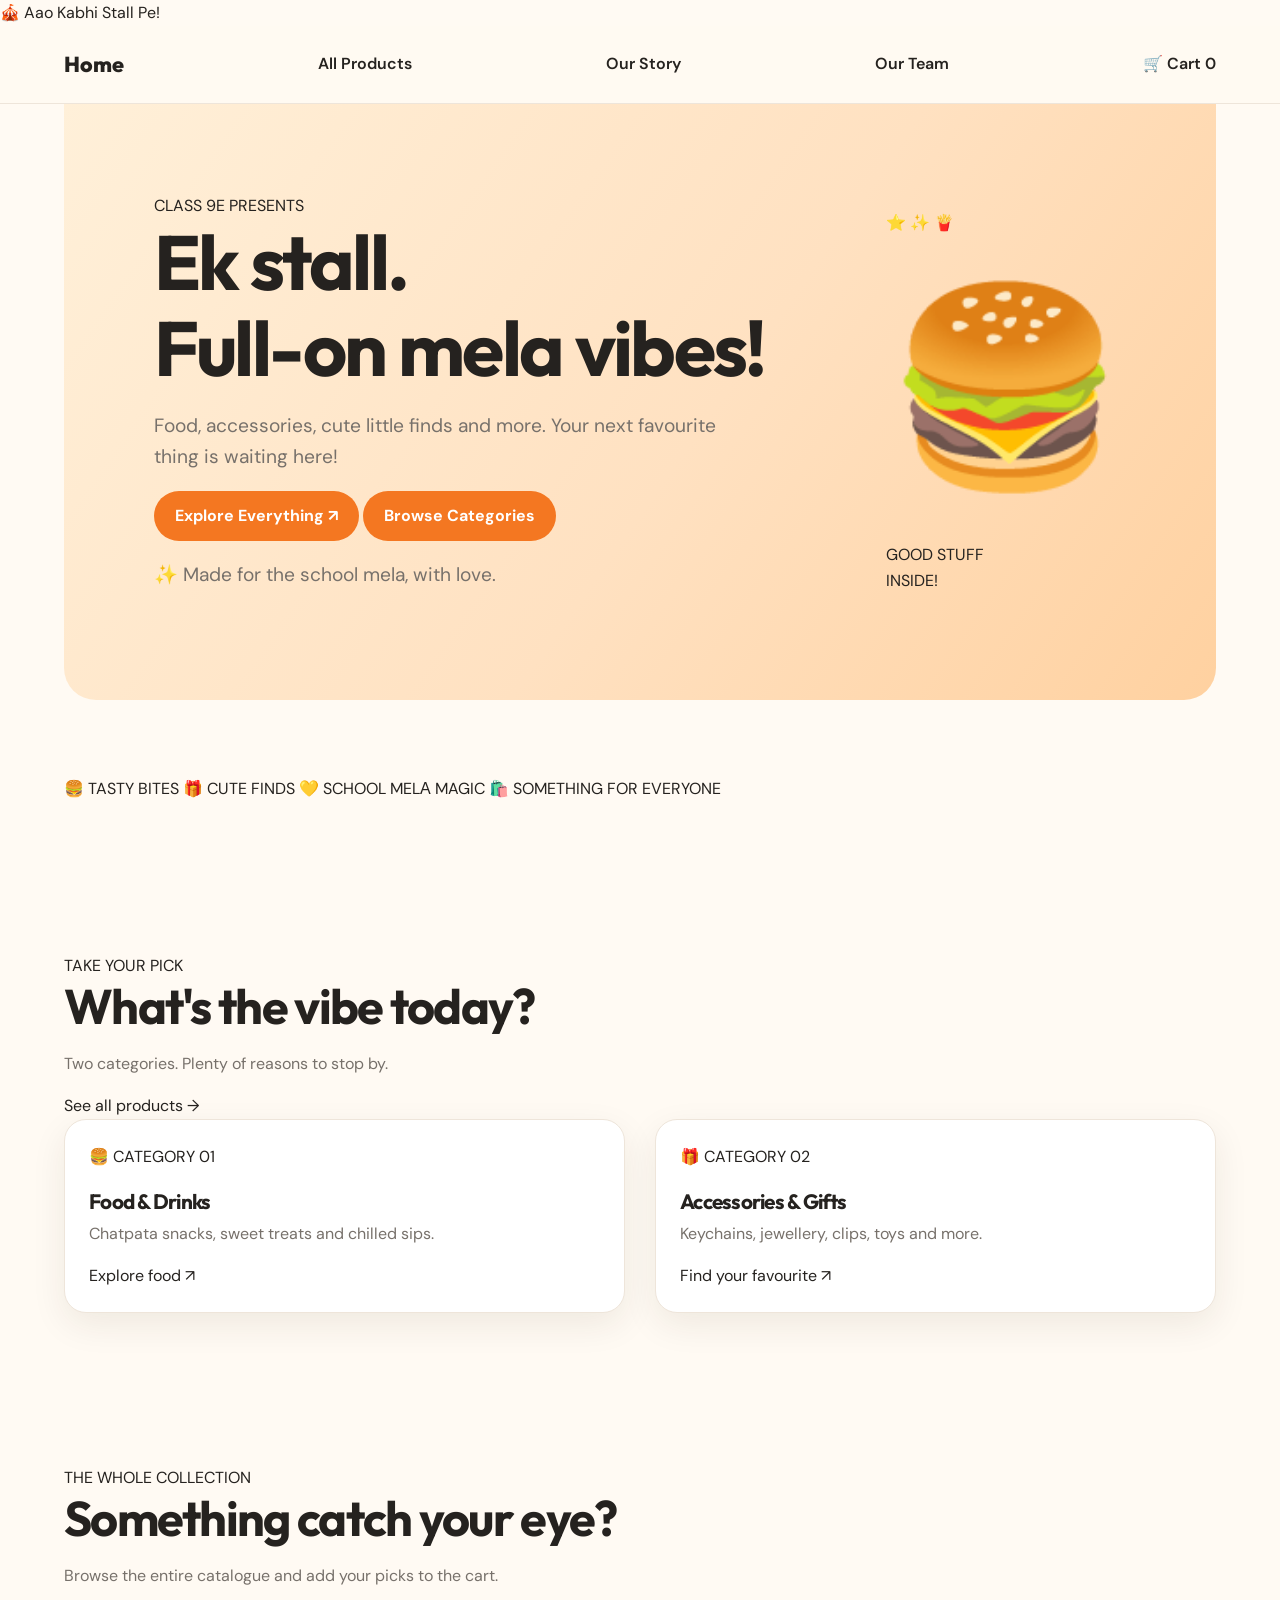
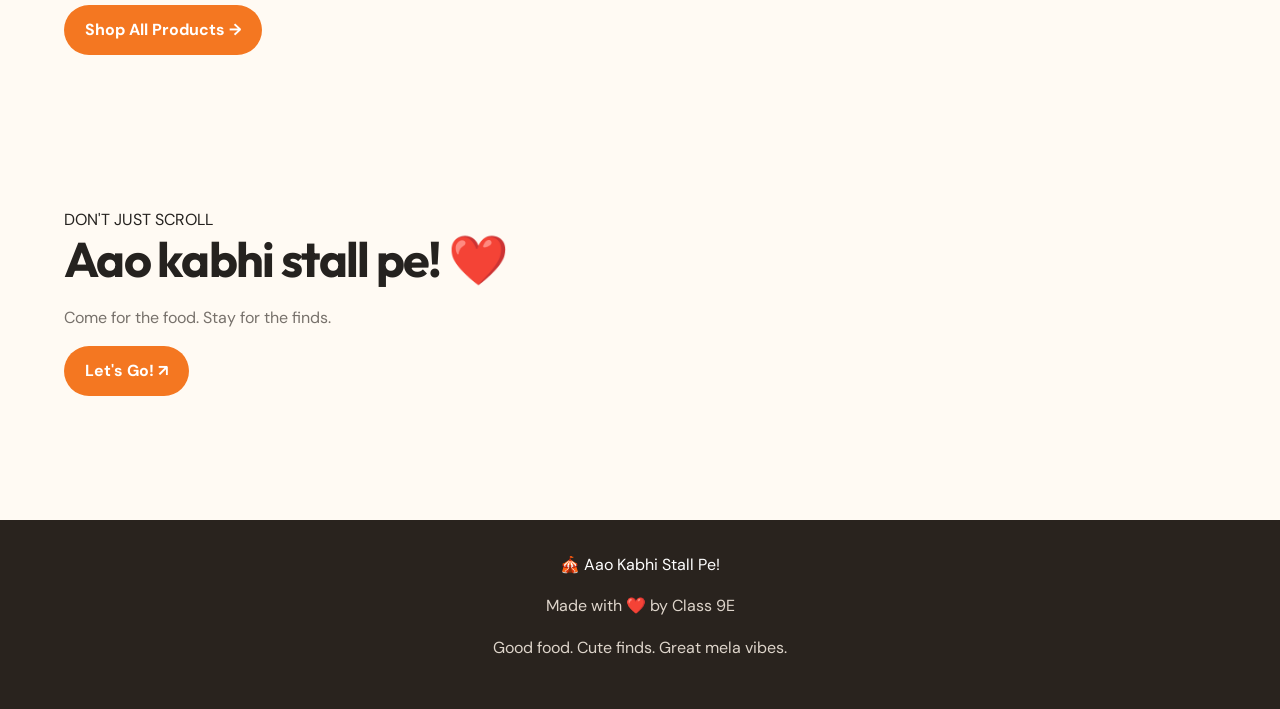
<file: index.html>
<!DOCTYPE html>
<html lang="en">
<head>
  <meta charset="UTF-8">
  <meta name="viewport" content="width=device-width, initial-scale=1.0">
  <title>Aao Kabhi Stall Pe! | School Mela</title>
  <link rel="stylesheet" href="style.css">
  <script src="script.js" defer></script>
</head>
<body>
  <header class="site-header">
    <a class="brand" href="index.html">🎪 Aao Kabhi Stall Pe!</a>
    <nav>
      <a class="active" href="index.html">Home</a>
      <a href="menu.html">All Products</a>
      <a href="story.html">Our Story</a>
      <a href="team.html">Our Team</a>
      <a class="cart-link" href="cart.html">🛒 Cart <span class="cart-count">0</span></a>
    </nav>
  </header>

  <main>
    <section class="hero">
      <div class="hero-copy">
        <span class="eyebrow">CLASS 9E PRESENTS</span>
        <h1>Ek stall.<br><span>Full-on mela vibes!</span></h1>
        <p>Food, accessories, cute little finds and more. Your next favourite thing is waiting here!</p>
        <div class="hero-buttons">
          <a class="button" href="menu.html">Explore Everything ↗</a>
          <a class="button button-light" href="#categories">Browse Categories</a>
        </div>
        <p class="hero-note">✨ Made for the school mela, with love.</p>
      </div>
      <div class="hero-art" aria-label="Animated burger">
        <div class="sunburst"></div>
        <span class="floating floating-one">⭐</span>
        <span class="floating floating-two">✨</span>
        <span class="floating floating-three">🍟</span>
        <div class="burger">🍔</div>
        <div class="hero-sticker">GOOD STUFF<br>INSIDE!</div>
      </div>
    </section>

    <section class="welcome-strip">
      <span>🍔 TASTY BITES</span>
      <span>🎁 CUTE FINDS</span>
      <span>💛 SCHOOL MELА MAGIC</span>
      <span>🛍️ SOMETHING FOR EVERYONE</span>
    </section>

    <section class="section" id="categories">
      <div class="section-heading">
        <div>
          <span class="eyebrow">TAKE YOUR PICK</span>
          <h2>What's the vibe today?</h2>
          <p>Two categories. Plenty of reasons to stop by.</p>
        </div>
        <a class="text-link" href="menu.html">See all products →</a>
      </div>

      <div class="category-grid">
        <a class="category-card food-category" href="menu.html?category=Food%20%26%20Drinks">
          <span class="category-emoji">🍔</span>
          <span class="category-label">CATEGORY 01</span>
          <h3>Food & Drinks</h3>
          <p>Chatpata snacks, sweet treats and chilled sips.</p>
          <span class="category-cta">Explore food ↗</span>
        </a>

        <a class="category-card gifts-category" href="menu.html?category=Accessories%20%26%20Gifts">
          <span class="category-emoji">🎁</span>
          <span class="category-label">CATEGORY 02</span>
          <h3>Accessories & Gifts</h3>
          <p>Keychains, jewellery, clips, toys and more.</p>
          <span class="category-cta">Find your favourite ↗</span>
        </a>
      </div>
    </section>

    <section class="section popular-section">
      <div class="section-heading">
        <div>
          <span class="eyebrow">THE WHOLE COLLECTION</span>
          <h2>Something catch your eye?</h2>
          <p>Browse the entire catalogue and add your picks to the cart.</p>
        </div>
      </div>
      <div class="center-action">
        <a class="button" href="menu.html">Shop All Products →</a>
      </div>
    </section>

    <section class="closing-banner">
      <div>
        <span class="eyebrow">DON'T JUST SCROLL</span>
        <h2>Aao kabhi stall pe! ❤️</h2>
        <p>Come for the food. Stay for the finds.</p>
      </div>
      <a class="button button-dark" href="menu.html">Let's Go! ↗</a>
    </section>
  </main>

  <footer class="site-footer">
    <a class="brand footer-brand" href="index.html">🎪 Aao Kabhi Stall Pe!</a>
    <p>Made with ❤️ by Class 9E</p>
    <p class="footer-small">Good food. Cute finds. Great mela vibes.</p>
  </footer>
</body>
</html>
</file>
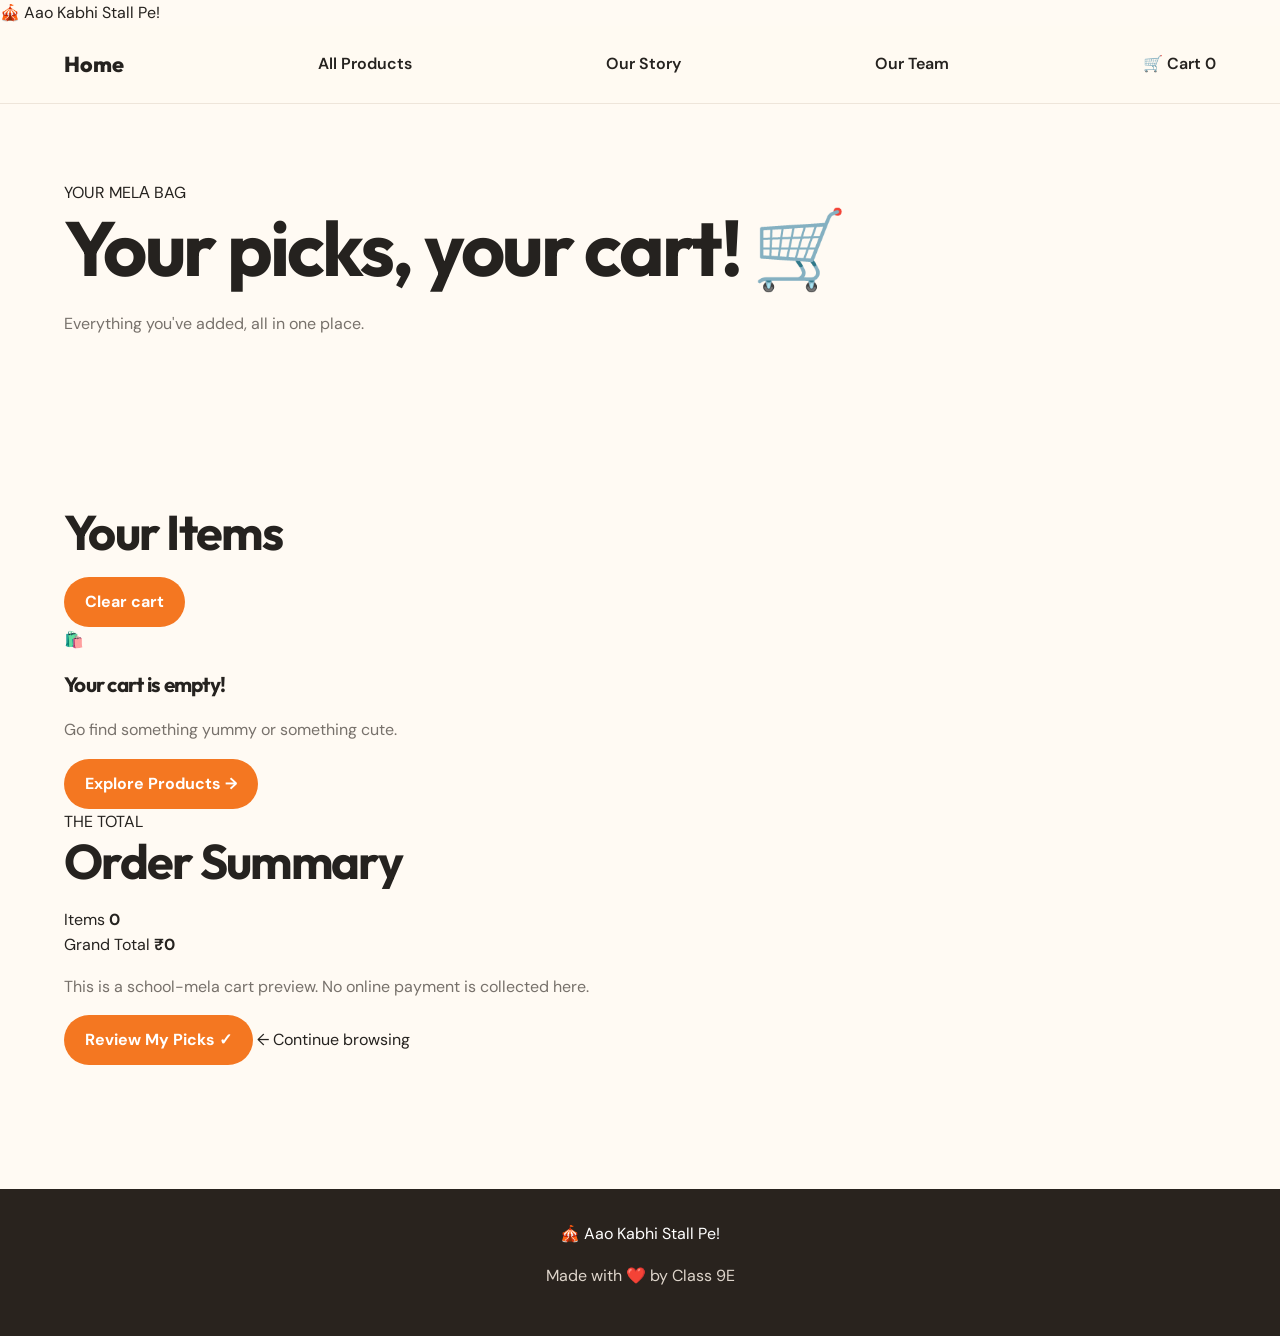
<file: cart.html>
<!DOCTYPE html>
<html lang="en">
<head>
  <meta charset="UTF-8">
  <meta name="viewport" content="width=device-width, initial-scale=1.0">
  <title>Your Cart | Aao Kabhi Stall Pe!</title>
  <link rel="stylesheet" href="style.css">
  <script src="script.js" defer></script>
</head>
<body>
  <header class="site-header">
    <a class="brand" href="index.html">🎪 Aao Kabhi Stall Pe!</a>
    <nav>
      <a href="index.html">Home</a>
      <a href="menu.html">All Products</a>
      <a href="story.html">Our Story</a>
      <a href="team.html">Our Team</a>
      <a class="cart-link active" href="cart.html">🛒 Cart <span class="cart-count">0</span></a>
    </nav>
  </header>

  <main>
    <section class="page-hero">
      <span class="eyebrow">YOUR MELА BAG</span>
      <h1>Your picks, <span>your cart!</span> 🛒</h1>
      <p>Everything you've added, all in one place.</p>
    </section>

    <section class="section cart-section">
      <div class="cart-layout">
        <div>
          <div class="cart-heading">
            <h2>Your Items</h2>
            <button class="text-button" id="clear-cart" type="button">Clear cart</button>
          </div>
          <div id="cart-items" class="cart-items">
            <p>Loading your cart...</p>
          </div>
        </div>

        <aside class="cart-summary">
          <span class="eyebrow">THE TOTAL</span>
          <h2>Order Summary</h2>
          <div class="summary-line">
            <span>Items</span>
            <strong id="summary-quantity">0</strong>
          </div>
          <div class="summary-line total-line">
            <span>Grand Total</span>
            <strong id="cart-total">₹0</strong>
          </div>
          <p class="summary-note">This is a school-mela cart preview. No online payment is collected here.</p>
          <button class="button checkout-button" id="checkout-button" type="button">Review My Picks ✓</button>
          <a class="continue-link" href="menu.html">← Continue browsing</a>
        </aside>
      </div>
    </section>
  </main>

  <footer class="site-footer">
    <a class="brand footer-brand" href="index.html">🎪 Aao Kabhi Stall Pe!</a>
    <p>Made with ❤️ by Class 9E</p>
  </footer>
</body>
</html>
</file>
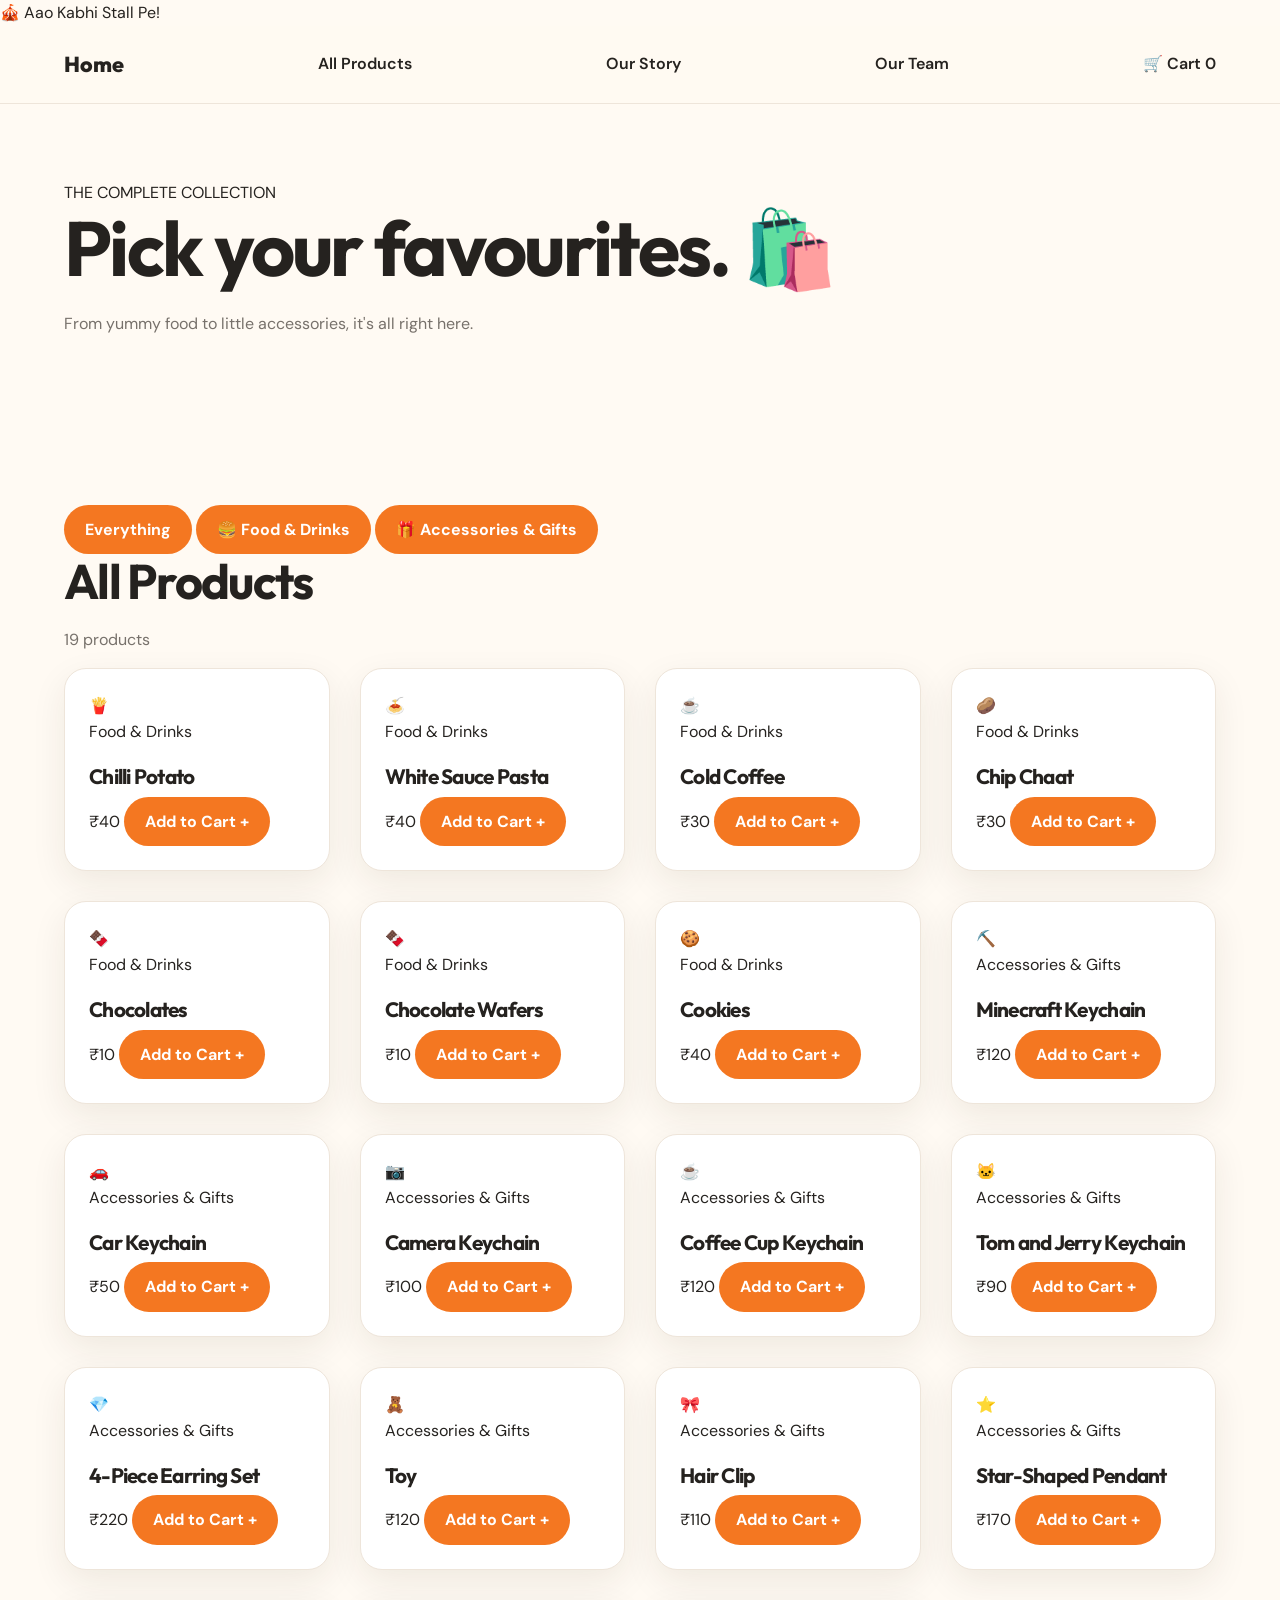
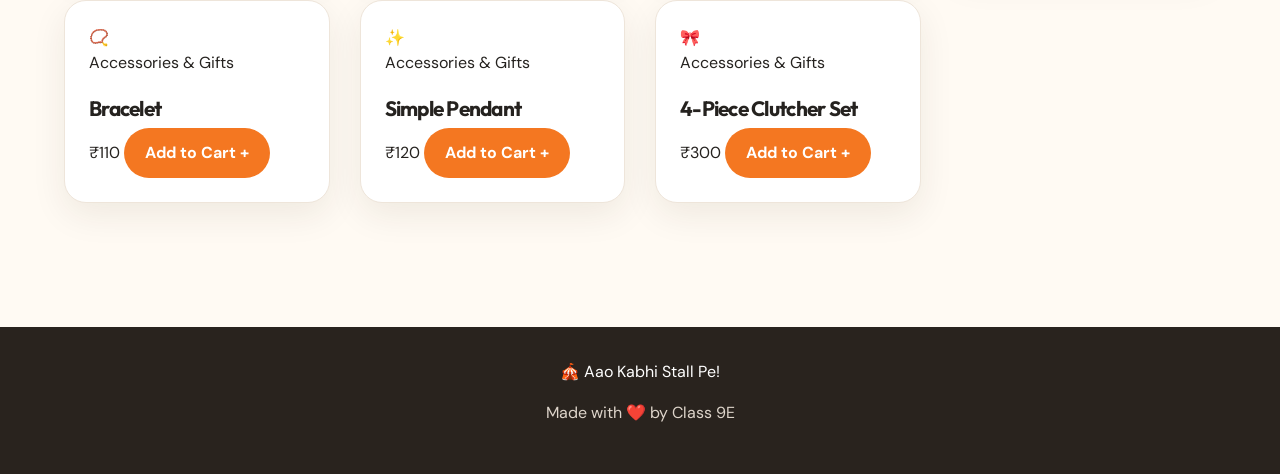
<file: menu.html>
<!DOCTYPE html>
<html lang="en">
<head>
  <meta charset="UTF-8">
  <meta name="viewport" content="width=device-width, initial-scale=1.0">
  <title>All Products | Aao Kabhi Stall Pe!</title>
  <link rel="stylesheet" href="style.css">
  <script src="script.js" defer></script>
</head>
<body>
  <header class="site-header">
    <a class="brand" href="index.html">🎪 Aao Kabhi Stall Pe!</a>
    <nav>
      <a href="index.html">Home</a>
      <a class="active" href="menu.html">All Products</a>
      <a href="story.html">Our Story</a>
      <a href="team.html">Our Team</a>
      <a class="cart-link" href="cart.html">🛒 Cart <span class="cart-count">0</span></a>
    </nav>
  </header>

  <main>
    <section class="page-hero">
      <span class="eyebrow">THE COMPLETE COLLECTION</span>
      <h1>Pick your favourites. <span>🛍️</span></h1>
      <p>From yummy food to little accessories, it's all right here.</p>
    </section>

    <section class="section catalogue">
      <div class="filter-row" id="category-filters">
        <button class="filter-button selected" data-category="All">Everything</button>
        <button class="filter-button" data-category="Food & Drinks">🍔 Food & Drinks</button>
        <button class="filter-button" data-category="Accessories & Gifts">🎁 Accessories & Gifts</button>
      </div>

      <div class="catalogue-info">
        <h2 id="catalogue-title">All Products</h2>
        <p id="product-count"></p>
      </div>

      <div class="product-grid" id="product-grid">
        <p>Loading products...</p>
      </div>
    </section>
  </main>

  <footer class="site-footer">
    <a class="brand footer-brand" href="index.html">🎪 Aao Kabhi Stall Pe!</a>
    <p>Made with ❤️ by Class 9E</p>
  </footer>
</body>
</html>
</file>
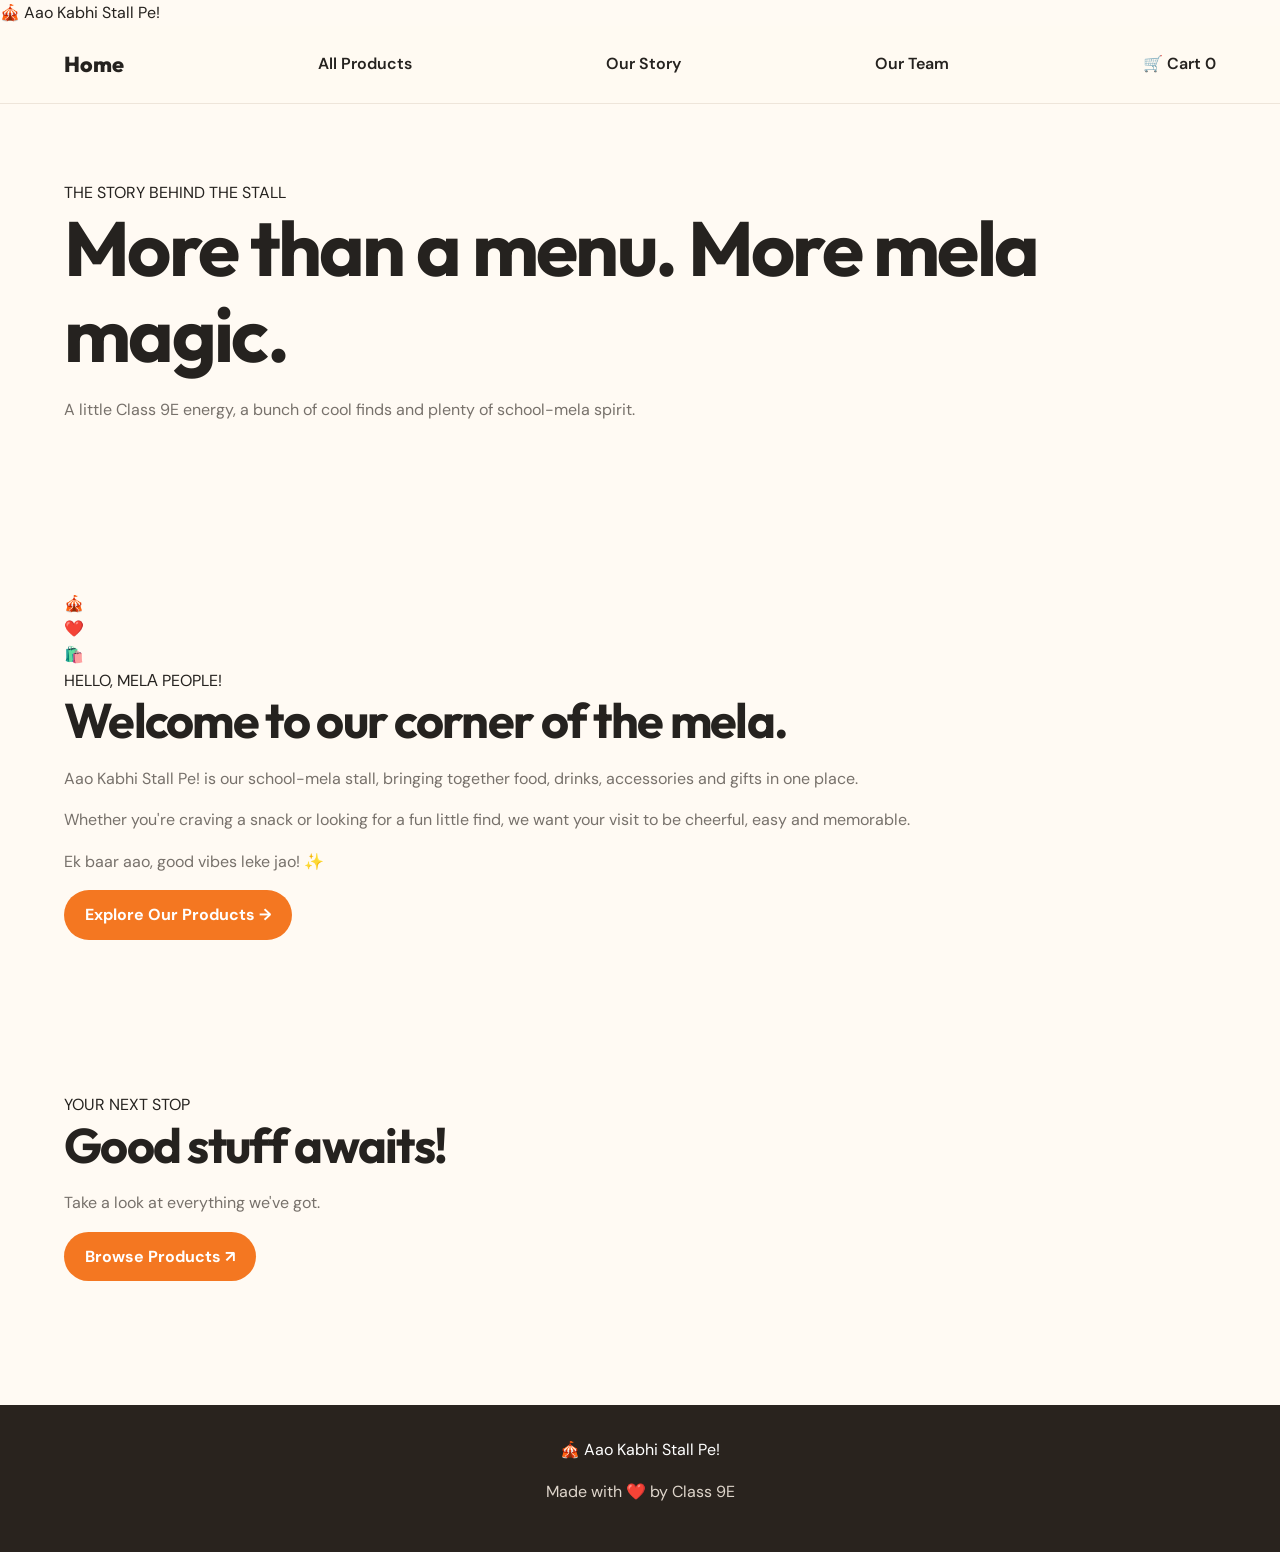
<file: story.html>
<!DOCTYPE html>
<html lang="en">
<head>
  <meta charset="UTF-8">
  <meta name="viewport" content="width=device-width, initial-scale=1.0">
  <title>Our Story | Aao Kabhi Stall Pe!</title>
  <link rel="stylesheet" href="style.css">
  <script src="script.js" defer></script>
</head>
<body>
  <header class="site-header">
    <a class="brand" href="index.html">🎪 Aao Kabhi Stall Pe!</a>
    <nav>
      <a href="index.html">Home</a>
      <a href="menu.html">All Products</a>
      <a class="active" href="story.html">Our Story</a>
      <a href="team.html">Our Team</a>
      <a class="cart-link" href="cart.html">🛒 Cart <span class="cart-count">0</span></a>
    </nav>
  </header>

  <main>
    <section class="page-hero">
      <span class="eyebrow">THE STORY BEHIND THE STALL</span>
      <h1>More than a menu. <span>More mela magic.</span></h1>
      <p>A little Class 9E energy, a bunch of cool finds and plenty of school-mela spirit.</p>
    </section>

    <section class="section story-layout">
      <div class="story-illustration">🎪<br>❤️<br>🛍️</div>
      <div class="story-copy">
        <span class="eyebrow">HELLO, MELА PEOPLE!</span>
        <h2>Welcome to our corner of the mela.</h2>
        <p>Aao Kabhi Stall Pe! is our school-mela stall, bringing together food, drinks, accessories and gifts in one place.</p>
        <p>Whether you're craving a snack or looking for a fun little find, we want your visit to be cheerful, easy and memorable.</p>
        <p class="story-highlight">Ek baar aao, good vibes leke jao! ✨</p>
        <a class="button" href="menu.html">Explore Our Products →</a>
      </div>
    </section>

    <section class="closing-banner">
      <div>
        <span class="eyebrow">YOUR NEXT STOP</span>
        <h2>Good stuff awaits!</h2>
        <p>Take a look at everything we've got.</p>
      </div>
      <a class="button button-dark" href="menu.html">Browse Products ↗</a>
    </section>
  </main>

  <footer class="site-footer">
    <a class="brand footer-brand" href="index.html">🎪 Aao Kabhi Stall Pe!</a>
    <p>Made with ❤️ by Class 9E</p>
  </footer>
</body>
</html>
</file>
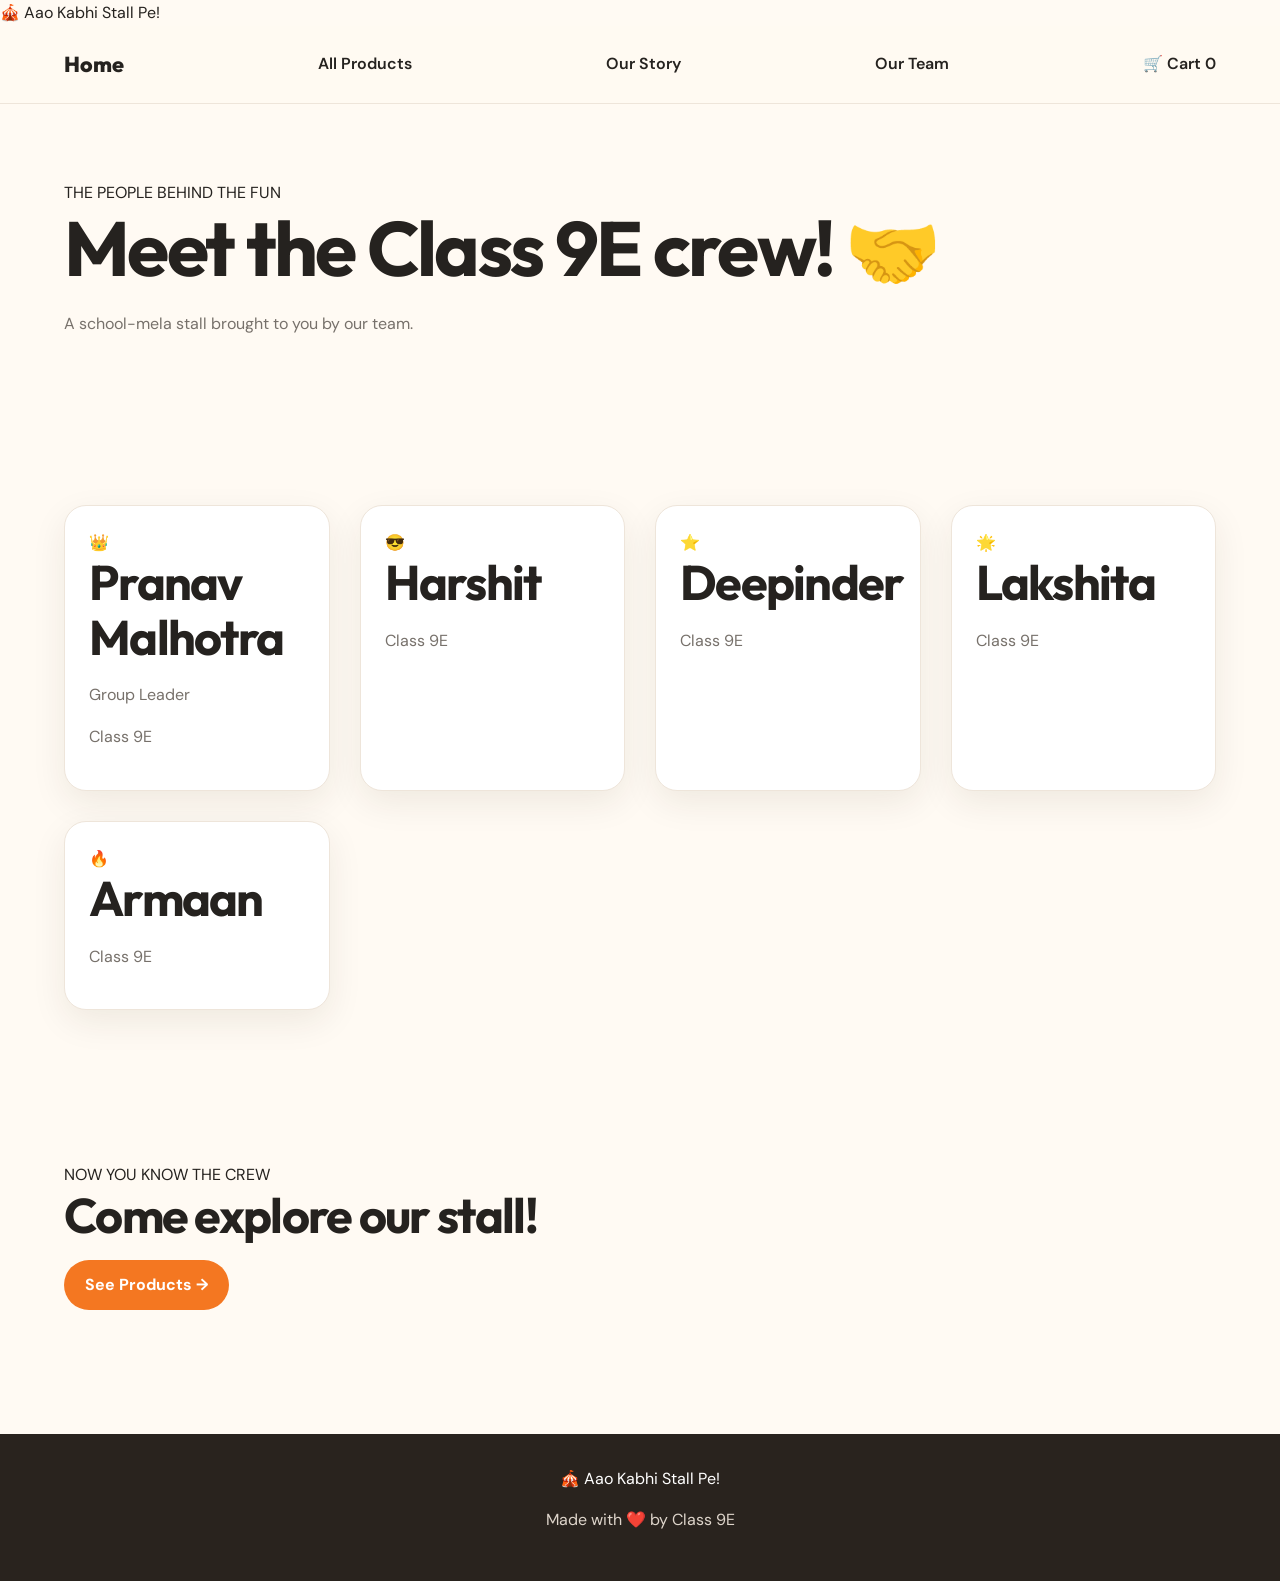
<file: team.html>
<!DOCTYPE html>
<html lang="en">
<head>
  <meta charset="UTF-8">
  <meta name="viewport" content="width=device-width, initial-scale=1.0">
  <title>Our Team | Aao Kabhi Stall Pe!</title>
  <link rel="stylesheet" href="style.css">
  <script src="script.js" defer></script>
</head>
<body>
  <header class="site-header">
    <a class="brand" href="index.html">🎪 Aao Kabhi Stall Pe!</a>
    <nav>
      <a href="index.html">Home</a>
      <a href="menu.html">All Products</a>
      <a href="story.html">Our Story</a>
      <a class="active" href="team.html">Our Team</a>
      <a class="cart-link" href="cart.html">🛒 Cart <span class="cart-count">0</span></a>
    </nav>
  </header>

  <main>
    <section class="page-hero">
      <span class="eyebrow">THE PEOPLE BEHIND THE FUN</span>
      <h1>Meet the <span>Class 9E crew!</span> 🤝</h1>
      <p>A school-mela stall brought to you by our team.</p>
    </section>

    <section class="section">
      <div class="team-grid">
        <article class="team-card">
          <div class="team-avatar">👑</div>
          <h2>Pranav Malhotra</h2>
          <p class="team-role">Group Leader</p>
          <p>Class 9E</p>
        </article>
        <article class="team-card">
          <div class="team-avatar">😎</div>
          <h2>Harshit</h2>
          <p>Class 9E</p>
        </article>
        <article class="team-card">
          <div class="team-avatar">⭐</div>
          <h2>Deepinder</h2>
          <p>Class 9E</p>
        </article>
        <article class="team-card">
          <div class="team-avatar">🌟</div>
          <h2>Lakshita</h2>
          <p>Class 9E</p>
        </article>
        <article class="team-card">
          <div class="team-avatar">🔥</div>
          <h2>Armaan</h2>
          <p>Class 9E</p>
        </article>
      </div>
    </section>

    <section class="closing-banner">
      <div>
        <span class="eyebrow">NOW YOU KNOW THE CREW</span>
        <h2>Come explore our stall!</h2>
      </div>
      <a class="button button-dark" href="menu.html">See Products →</a>
    </section>
  </main>

  <footer class="site-footer">
    <a class="brand footer-brand" href="index.html">🎪 Aao Kabhi Stall Pe!</a>
    <p>Made with ❤️ by Class 9E</p>
  </footer>
</body>
</html>
</file>
<file: style.css>
/* Aao Kabhi Stall Pe! — Professional responsive styling */
@import url('https://fonts.googleapis.com/css2?family=DM+Sans:wght@400;500;600;700;800&family=Outfit:wght@400;500;600;700;800&display=swap');

:root {
  --orange: #f47721;
  --orange-dark: #d95b0c;
  --cream: #fffaf3;
  --ink: #25221f;
  --muted: #77716b;
  --white: #ffffff;
  --border: #eee5da;
  --radius: 22px;
  --shadow: 0 12px 35px rgba(54, 36, 18, 0.08);
}

* {
  box-sizing: border-box;
}

html {
  scroll-behavior: smooth;
}

body {
  margin: 0;
  width: 100%;
  min-height: 100vh;
  background: var(--cream);
  color: var(--ink);
  font-family: 'DM Sans', sans-serif;
  font-size: 16px;
  line-height: 1.6;
}

img {
  max-width: 100%;
}

a {
  color: inherit;
  text-decoration: none;
}

button,
input,
select {
  font: inherit;
}

button {
  cursor: pointer;
}

/* Header and navigation */
header,
.navbar,
nav {
  max-width: 100%;
}

header {
  position: relative;
  z-index: 10;
}

nav,
.navbar {
  width: 100%;
  min-height: 78px;
  padding: 16px clamp(20px, 5vw, 76px);
  display: flex;
  align-items: center;
  justify-content: space-between;
  flex-wrap: wrap;
  gap: 18px;
  background: rgba(255, 250, 243, 0.96);
  border-bottom: 1px solid var(--border);
}

nav a,
.navbar a {
  font-weight: 600;
  transition: color 0.2s ease;
}

nav a:hover,
.navbar a:hover {
  color: var(--orange-dark);
}

nav a:first-child,
.navbar a:first-child {
  font-family: 'Outfit', sans-serif;
  font-size: 1.35rem;
  font-weight: 800;
}

/* General page layout */
main,
.container,
.page-container,
section {
  max-width: 100%;
}

main,
.container,
.page-container {
  width: min(1440px, 100%);
  margin-inline: auto;
  padding-inline: clamp(20px, 5vw, 76px);
}

section {
  padding-block: clamp(36px, 6vw, 76px);
}

h1,
h2,
h3 {
  font-family: 'Outfit', sans-serif;
  line-height: 1.12;
  letter-spacing: -0.035em;
}

h1 {
  font-size: clamp(2.6rem, 6vw, 5.5rem);
  margin: 0 0 20px;
}

h2 {
  font-size: clamp(2rem, 3.8vw, 3.2rem);
  margin: 0 0 18px;
}

h3 {
  font-size: 1.3rem;
}

p {
  color: var(--muted);
}

/* Large hero area, including animated burger */
.hero {
  width: 100%;
  min-height: 460px;
  padding: clamp(36px, 7vw, 90px);
  display: flex;
  align-items: center;
  justify-content: space-between;
  gap: 40px;
  overflow: hidden;
  position: relative;
  border-radius: 0 0 32px 32px;
  background: linear-gradient(125deg, #fff0d9, #ffe1c1 55%, #ffd1a0);
}

.hero > * {
  max-width: 100%;
}

.hero h1 {
  max-width: 760px;
}

.hero p {
  max-width: 590px;
  font-size: clamp(1rem, 1.5vw, 1.2rem);
}

.hero .burger,
.burger {
  font-size: clamp(6rem, 15vw, 12rem);
  animation: burgerFloat 3s ease-in-out infinite;
  flex-shrink: 0;
}

@keyframes burgerFloat {
  0%, 100% { transform: translateY(0) rotate(-5deg); }
  50% { transform: translateY(-15px) rotate(5deg); }
}

/* Product and category grids */
.products,
.product-grid,
.category-grid,
.categories,
.team-grid {
  display: grid;
  grid-template-columns: repeat( auto-fit, minmax(min(100%, 230px), 1fr) );
  gap: clamp(18px, 2.5vw, 30px);
  width: 100%;
}

.product-card,
.category-card,
.team-card,
.card {
  min-width: 0;
  padding: 24px;
  border: 1px solid var(--border);
  border-radius: var(--radius);
  background: var(--white);
  box-shadow: var(--shadow);
  transition: transform 0.22s ease, box-shadow 0.22s ease;
}

.product-card:hover,
.category-card:hover,
.team-card:hover,
.card:hover {
  transform: translateY(-5px);
  box-shadow: 0 18px 42px rgba(54, 36, 18, 0.12);
}

.product-card h3,
.category-card h3 {
  margin-bottom: 8px;
}

.product-card p,
.category-card p {
  margin-top: 6px;
}

.product-card img,
.category-card img {
  width: 100%;
  object-fit: cover;
  border-radius: 14px;
}

/* Buttons */
.btn,
button,
.button {
  display: inline-flex;
  align-items: center;
  justify-content: center;
  gap: 8px;
  padding: 12px 21px;
  border: 0;
  border-radius: 999px;
  background: var(--orange);
  color: white;
  font-weight: 700;
  transition: background 0.2s ease, transform 0.2s ease;
}

.btn:hover,
button:hover,
.button:hover {
  background: var(--orange-dark);
  transform: translateY(-1px);
}

/* Filters and cart */
.filter-buttons,
.category-filters {
  display: flex;
  flex-wrap: wrap;
  gap: 12px;
  margin-block: 24px;
}

.filter-buttons button,
.category-filters button {
  background: white;
  color: var(--ink);
  border: 1px solid var(--border);
}

.filter-buttons button:hover,
.category-filters button:hover {
  background: var(--orange);
  color: white;
}

#cart-items,
.cart-items {
  width: 100%;
}

.cart-item {
  display: flex;
  align-items: center;
  justify-content: space-between;
  flex-wrap: wrap;
  gap: 16px;
  padding: 20px 0;
  border-bottom: 1px solid var(--border);
}

footer {
  margin-top: 48px;
  padding: 32px clamp(20px, 5vw, 76px);
  text-align: center;
  background: #29231e;
  color: white;
}

footer p {
  color: #ded5cb;
}

/* Mobile and tablet */
@media (max-width: 760px) {
  nav,
  .navbar {
    justify-content: center;
    padding: 18px 20px;
  }

  .hero {
    min-height: auto;
    flex-direction: column;
    align-items: flex-start;
    padding: 38px 24px;
    border-radius: 0 0 24px 24px;
  }

  .hero .burger,
  .burger {
    align-self: center;
    font-size: 7rem;
  }

  main,
  .container,
  .page-container {
    padding-inline: 20px;
  }

  .product-card,
  .category-card,
  .team-card,
  .card {
    padding: 19px;
  }
}

@media (prefers-reduced-motion: reduce) {
  *,
  *::before,
  *::after {
    animation-duration: 0.01ms !important;
    transition-duration: 0.01ms !important;
    scroll-behavior: auto !important;
  }
}
</file>
